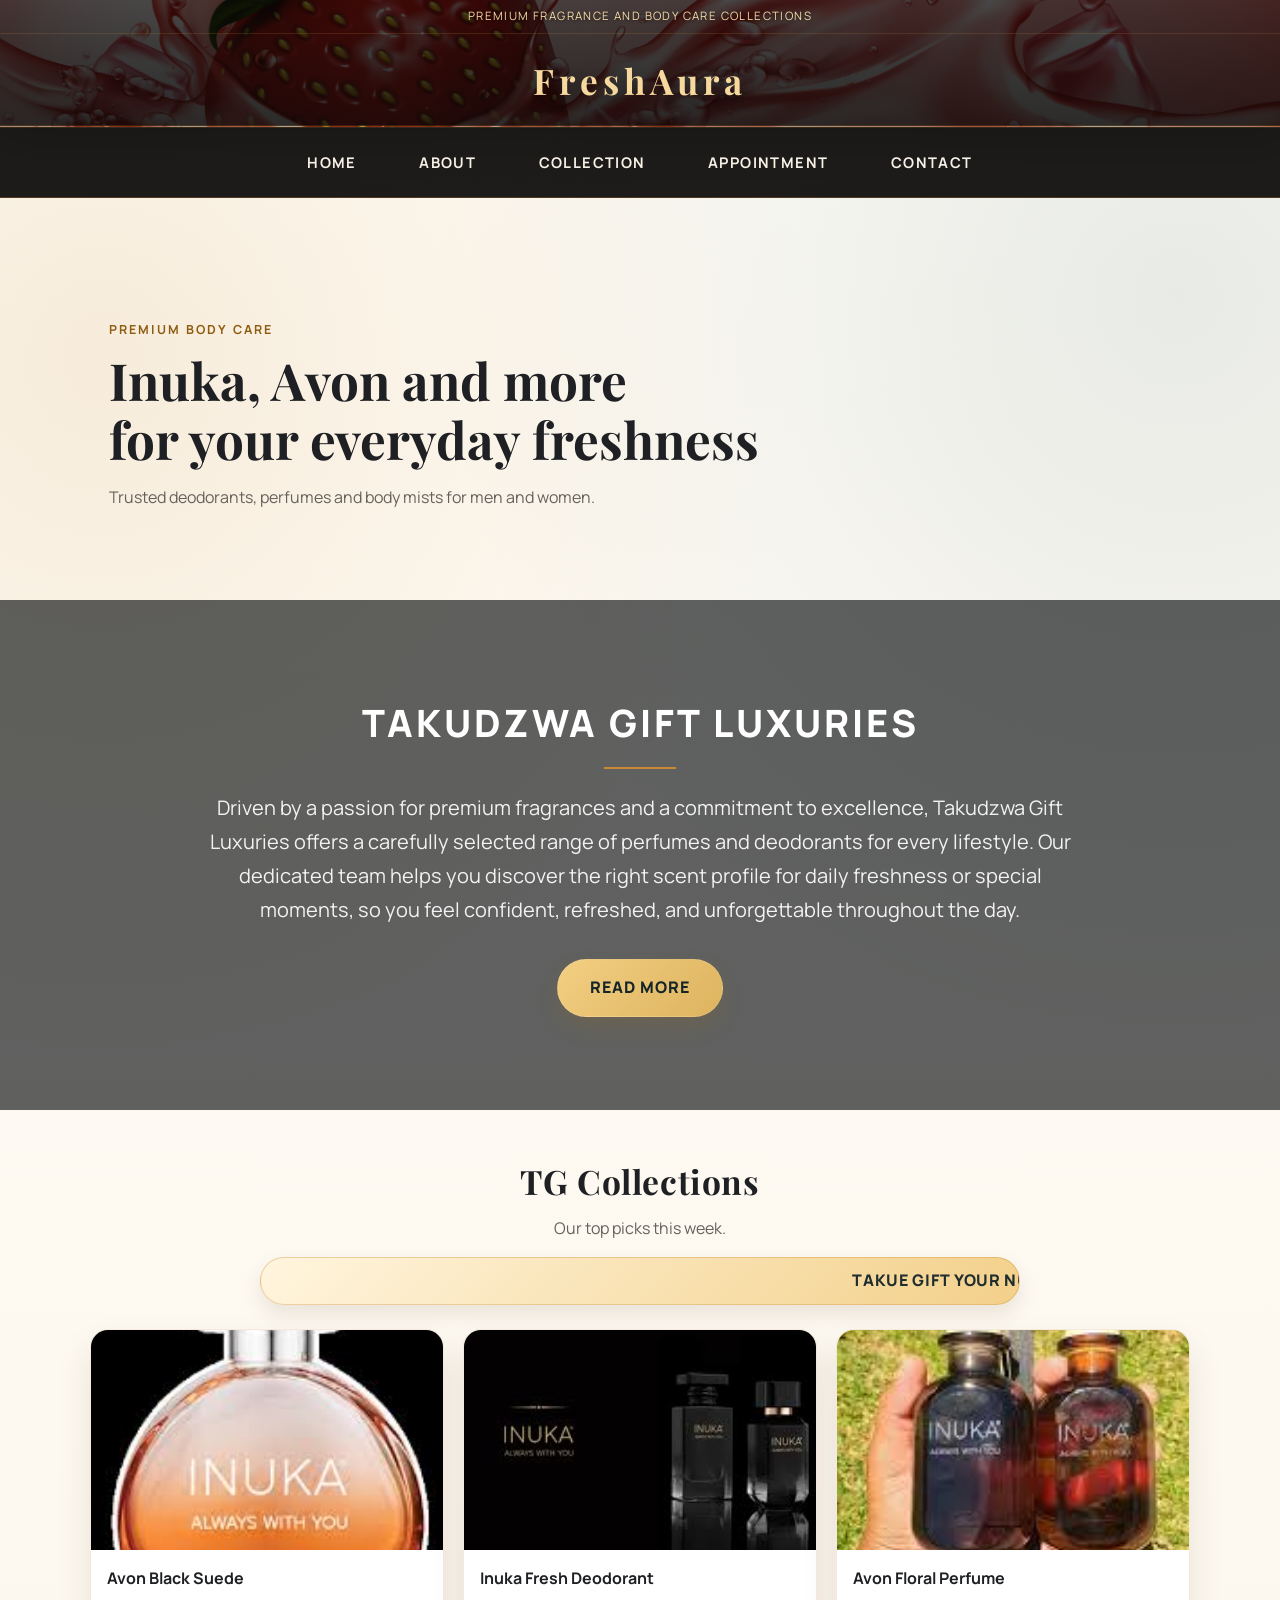
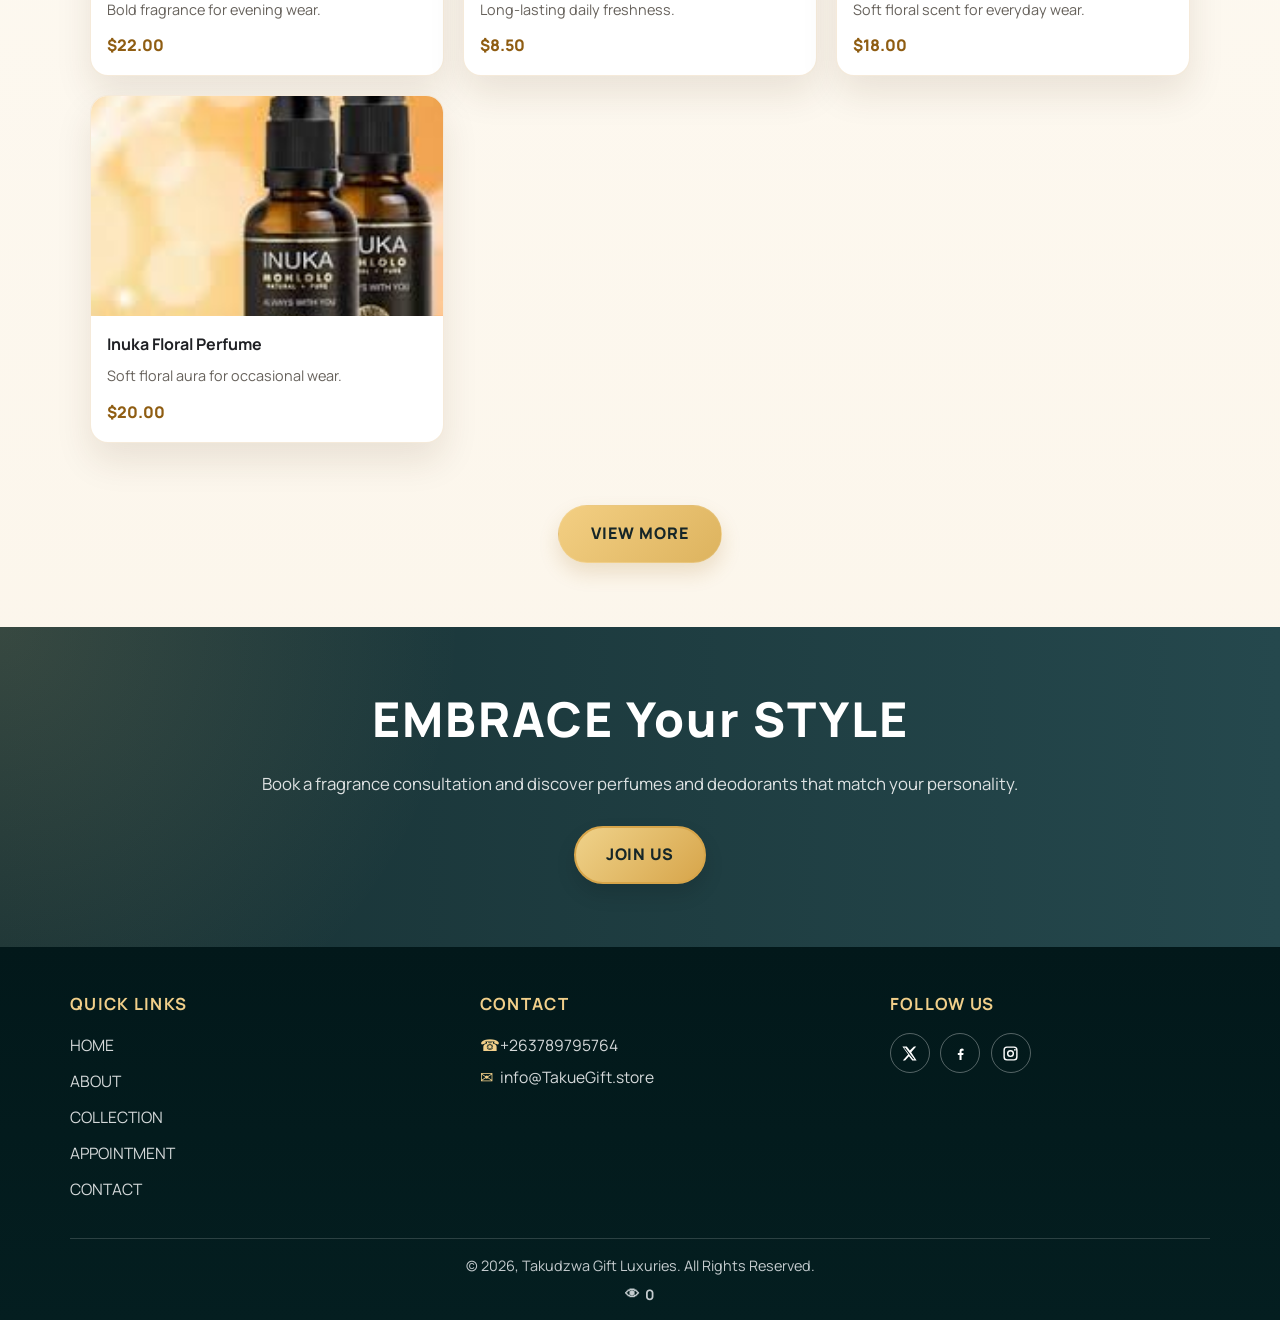
<file: index.html>
<!DOCTYPE html>
<html lang="en">
<head>
  <meta charset="UTF-8">
  <meta name="viewport" content="width=device-width, initial-scale=1.0">
  <meta http-equiv="Cache-Control" content="no-cache, no-store, must-revalidate">
  <meta http-equiv="Pragma" content="no-cache">
  <meta http-equiv="Expires" content="0">
  <title>FreshAura | Deodorants & Perfumes</title>
  <link rel="preconnect" href="https://fonts.googleapis.com">
  <link rel="preconnect" href="https://fonts.gstatic.com" crossorigin>
  <link href="https://fonts.googleapis.com/css2?family=Manrope:wght@400;500;700;800&family=Playfair+Display:wght@600;700&display=swap" rel="stylesheet">
  <link rel="icon" type="image/svg+xml" href="favicon.svg?v=20260402-1">
  <link rel="stylesheet" href="style.css?v=20260402-3">
</head>
<body>
  <header class="site-header home-top-header">
    <div class="top-strip">
      <p>Premium Fragrance and Body Care Collections</p>
    </div>

    <div class="brand-row">
      <div class="brand-mark">FreshAura</div>
      <button class="menu-toggle home-menu-toggle" id="homeMenuToggle" type="button" aria-controls="homeNav" aria-expanded="false" aria-label="Toggle navigation">☰</button>
    </div>
  </header>

  <nav class="menu-nav" id="homeNav" aria-label="Main navigation">
    <a href="#home">HOME</a>
    <a href="about.html">ABOUT</a>
    <a href="#collection">COLLECTION</a>
    <a href="#appointment">APPOINTMENT</a>
    <a href="#contact">CONTACT</a>
  </nav>

  <header id="home" class="hero">
    <div class="hero-content">
      <p class="eyebrow">Premium Body Care</p>
      <h1>Inuka, Avon and more<br>for your everyday freshness</h1>
      <p class="subtitle">Trusted deodorants, perfumes and body mists for men and women.</p>
    </div>
  </header>

  <main>
    <section id="about" class="story-section">
      <div class="story-content">
        <h2>TAKUDZWA GIFT LUXURIES</h2>
        <p>
          Driven by a passion for premium fragrances and a commitment to excellence, Takudzwa Gift Luxuries
          offers a carefully selected range of perfumes and deodorants for every lifestyle. Our dedicated team
          helps you discover the right scent profile for daily freshness or special moments, so you feel
          confident, refreshed, and unforgettable throughout the day.
        </p>
        <a class="read-more-btn" href="about.html">READ MORE</a>
      </div>
    </section>

    <section id="collection" class="products-section">
      <div class="section-head">
        <h2>TG Collections</h2>
        <p>Our top picks this week.</p>
        <div class="motion-ad" role="note" aria-label="Advertisement banner">
          <p>Takue Gift your number one evon/inuka plug</p>
        </div>
      </div>

      <div class="product-grid">
        <article class="product-card">
          <img src="images/products/images (1).jfif" alt="Avon Black Suede">
          <div class="card-body">
            <h3>Avon Black Suede</h3>
            <p>Bold fragrance for evening wear.</p>
            <span class="price">$22.00</span>
          </div>

        </article>

        <article class="product-card">
          <img src="images/products/images (2).jfif" alt="Inuka Fresh Deodorant">
          <div class="card-body">
            <h3>Inuka Fresh Deodorant</h3>
            <p>Long-lasting daily freshness.</p>
            <span class="price">$8.50</span>
          </div>

        </article>

        <article class="product-card">
          <img src="images/products/images (3).jfif" alt="Avon Floral Perfume">
          <div class="card-body">
            <h3>Avon Floral Perfume</h3>
            <p>Soft floral scent for everyday wear.</p>
            <span class="price">$18.00</span>
          </div>

        </article>

        </article>

        <article class="product-card">
          <img src="images/products/images (4).jfif" alt="Inuka Floral Perfume">
          <div class="card-body">
            <h3>Inuka Floral Perfume</h3>
            <p>Soft floral aura for occasional wear.</p>
            <span class="price">$20.00</span>
          </div>

        </article>
      </div>

      <div class="products-actions">
        <a class="read-more-btn" href="products.html">VIEW MORE</a>
      </div>
    </section>
  </main>

  <section id="appointment" class="cta-band">
    <div class="cta-band-content">
      <h2>EMBRACE Your STYLE</h2>
      <p>Book a fragrance consultation and discover perfumes and deodorants that match your personality.</p>
      <button class="cta-outline-btn join-popup-trigger" type="button">JOIN US</button>
    </div>
  </section>

  <div id="joinPopupOverlay" class="order-popup-overlay" aria-hidden="true">
    <div class="order-popup" role="dialog" aria-modal="true" aria-labelledby="joinPopupTitle">
      <h3 id="joinPopupTitle">Choose WhatsApp Action</h3>
      <p>Select one of the options below.</p>
      <div class="order-popup-links">
        <a href="https://wa.me/qr/Y5WQRJIFDRIIC1" target="_blank" rel="noopener noreferrer">contact supplier</a>
        <a href="https://chat.whatsapp.com/E3dGO2lYv5vCkooFUIZMKj?mode=gi_t" target="_blank" rel="noopener noreferrer">join groups</a>
      </div>
      <button id="joinPopupClose" class="order-popup-close" type="button">Close</button>
    </div>
  </div>

  <footer id="contact" class="site-footer">

    <div class="footer-grid">
      <div>
        <h3>QUICK LINKS</h3>
        <ul class="footer-links">
          <li><a href="#home">HOME</a></li>
          <li><a href="#about">ABOUT</a></li>
          <li><a href="#collection">COLLECTION</a></li>
          <li><a href="#appointment">APPOINTMENT</a></li>
          <li><a href="#contact">CONTACT</a></li>
        </ul>
      </div>

      <div>
        <h3>CONTACT</h3>
        <p class="footer-contact"><span class="icon-inline" aria-hidden="true">☎</span> +263789795764</p>
        <p class="footer-contact"><span class="icon-inline" aria-hidden="true">✉</span> info@TakueGift.store</p>
      </div>

      <div>
        <h3>FOLLOW US</h3>
        <div class="social-links">
          <a href="#" aria-label="Twitter">
            <svg viewBox="0 0 24 24" aria-hidden="true"><path d="M18.244 2H21.5l-7.11 8.12L22 22h-6.04l-4.73-6.2L5.8 22H2.54l7.6-8.7L2 2h6.2l4.27 5.64L18.244 2Zm-1.06 18h1.68L6.1 3.9H4.3L17.184 20Z"/></svg>
          </a>
          <a href="#" aria-label="Facebook">
            <svg viewBox="0 0 24 24" aria-hidden="true"><path d="M13.5 21v-7h2.4l.36-2.8H13.5V9.42c0-.81.23-1.36 1.38-1.36h1.47V5.54A19.4 19.4 0 0 0 14.2 5c-2.13 0-3.58 1.3-3.58 3.68v2.52H8.2V14h2.42v7h2.88Z"/></svg>
          </a>
          <a href="#" aria-label="Instagram">
            <svg viewBox="0 0 24 24" aria-hidden="true"><path d="M7 2h10a5 5 0 0 1 5 5v10a5 5 0 0 1-5 5H7a5 5 0 0 1-5-5V7a5 5 0 0 1 5-5Zm0 2a3 3 0 0 0-3 3v10a3 3 0 0 0 3 3h10a3 3 0 0 0 3-3V7a3 3 0 0 0-3-3H7Zm11.25 1.5a1.25 1.25 0 1 1 0 2.5 1.25 1.25 0 0 1 0-2.5ZM12 7a5 5 0 1 1 0 10 5 5 0 0 1 0-10Zm0 2a3 3 0 1 0 0 6 3 3 0 0 0 0-6Z"/></svg>
          </a>
        </div>
      </div>
    </div>

    <div class="footer-bottom">
      <p>&copy; 2026, Takudzwa Gift Luxuries. All Rights Reserved.</p>
      <p class="visitor-counter"><span class="visitor-counter-icon" aria-hidden="true">&#128065;</span> <span id="visitorCount">Loading...</span></p>
    </div>
  </footer>

  <script src="visitor-counter.js?v=20260407-1"></script>
  <script>
    const joinPopupOverlay = document.getElementById("joinPopupOverlay");
    const joinPopupClose = document.getElementById("joinPopupClose");
    const joinPopupTriggers = document.querySelectorAll(".join-popup-trigger");
    const homeHeader = document.querySelector(".site-header");
    const homeMenuToggle = document.getElementById("homeMenuToggle");
    const homeNav = document.getElementById("homeNav");

    function syncHomeHeaderState() {
      const isMobile = window.matchMedia("(max-width: 600px)").matches;
      const shouldCollapse = isMobile && window.scrollY > 24;

      homeHeader.classList.toggle("is-collapsed", shouldCollapse);
      homeMenuToggle.setAttribute("aria-expanded", String(homeNav.classList.contains("is-open")));

      if (!isMobile) {
        homeNav.classList.remove("is-open");
        homeHeader.classList.remove("is-collapsed");
        homeMenuToggle.setAttribute("aria-expanded", "false");
      } else if (!shouldCollapse) {
        homeNav.classList.remove("is-open");
        homeMenuToggle.setAttribute("aria-expanded", "false");
      }
    }

    function openJoinPopup() {
      joinPopupOverlay.classList.add("active");
      joinPopupOverlay.setAttribute("aria-hidden", "false");
      document.body.style.overflow = "hidden";
    }

    function closeJoinPopup() {
      joinPopupOverlay.classList.remove("active");
      joinPopupOverlay.setAttribute("aria-hidden", "true");
      document.body.style.overflow = "";
    }

    joinPopupTriggers.forEach((trigger) => {
      trigger.addEventListener("click", openJoinPopup);
    });

    homeMenuToggle.addEventListener("click", () => {
      const isOpen = homeNav.classList.toggle("is-open");
      homeMenuToggle.setAttribute("aria-expanded", String(isOpen));
    });

    homeNav.querySelectorAll("a").forEach((link) => {
      link.addEventListener("click", () => {
        homeNav.classList.remove("is-open");
        homeMenuToggle.setAttribute("aria-expanded", "false");
      });
    });

    joinPopupClose.addEventListener("click", closeJoinPopup);

    joinPopupOverlay.addEventListener("click", (event) => {
      if (event.target === joinPopupOverlay) {
        closeJoinPopup();
      }
    });

    document.addEventListener("keydown", (event) => {
      if (event.key === "Escape" && joinPopupOverlay.classList.contains("active")) {
        closeJoinPopup();
      }
    });

    window.addEventListener("scroll", syncHomeHeaderState, { passive: true });
    window.addEventListener("resize", syncHomeHeaderState);
    syncHomeHeaderState();
  </script>

</body>
</html>
</file>
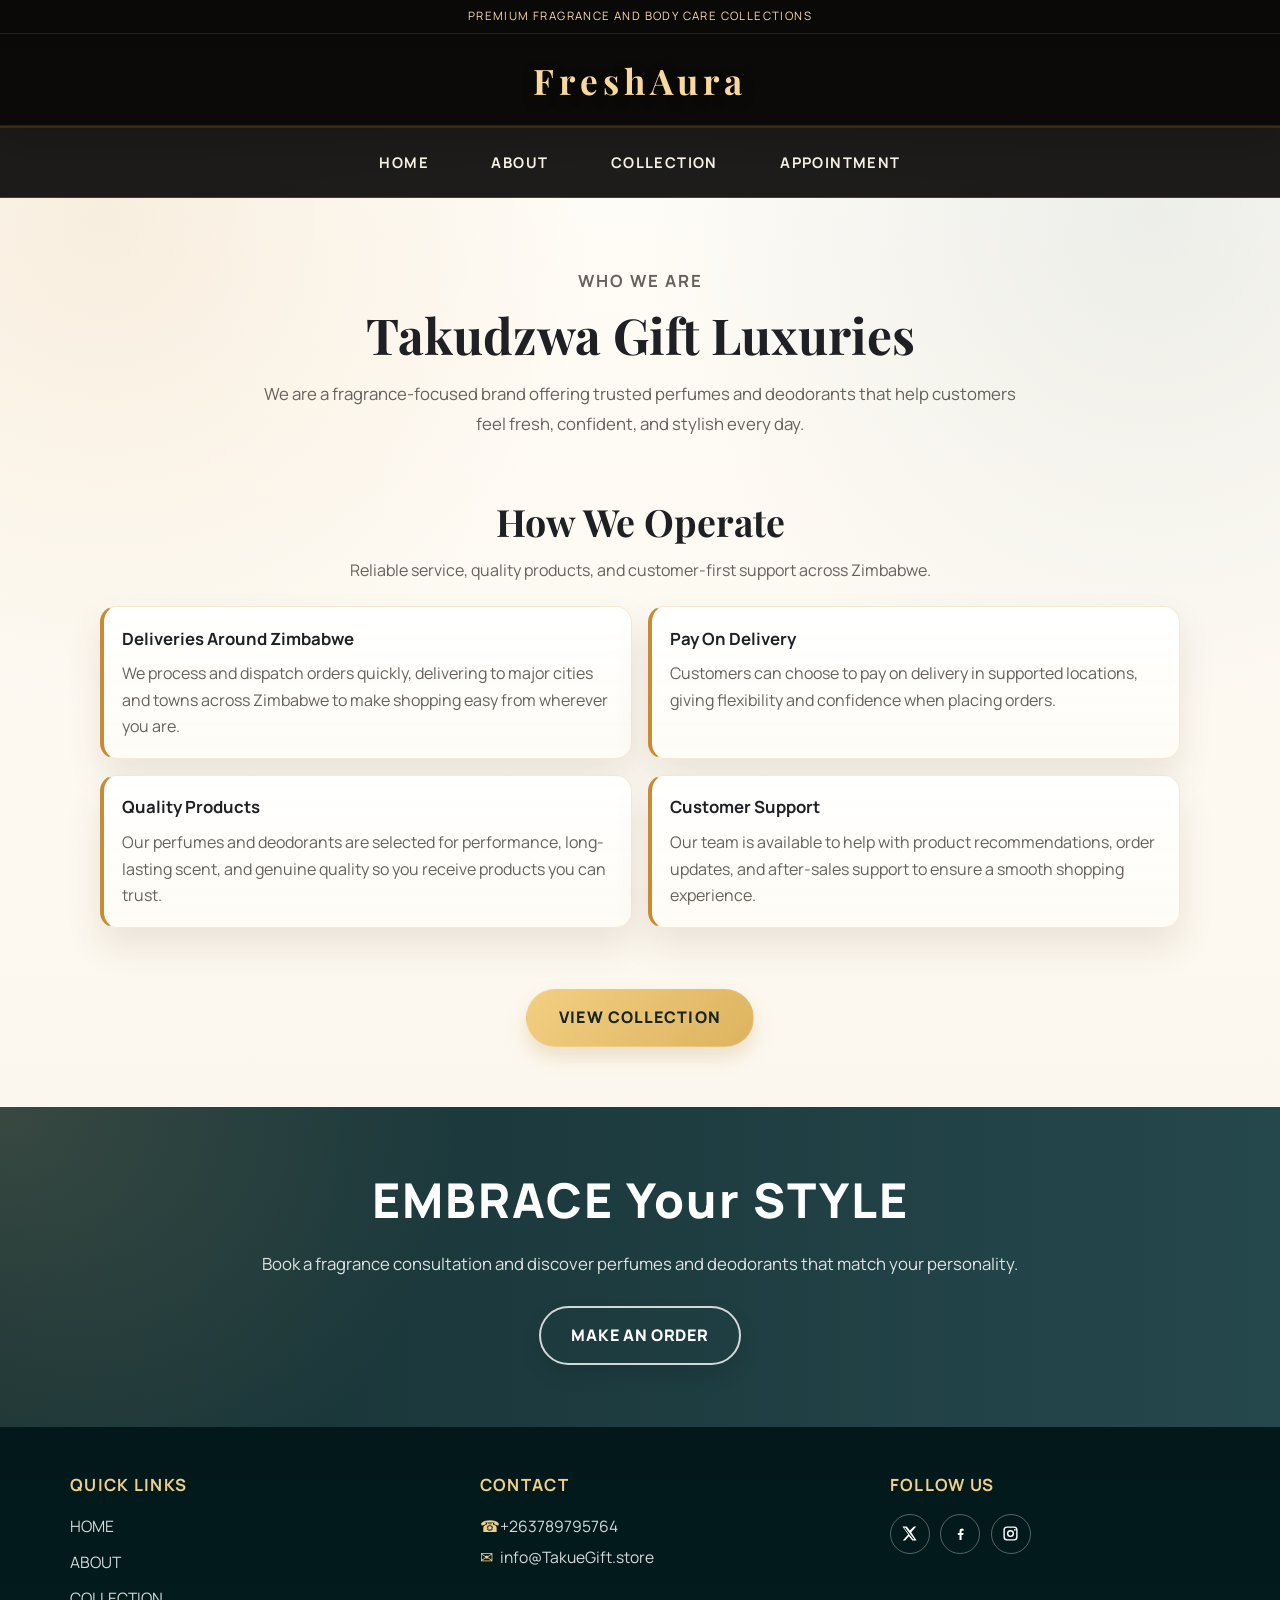
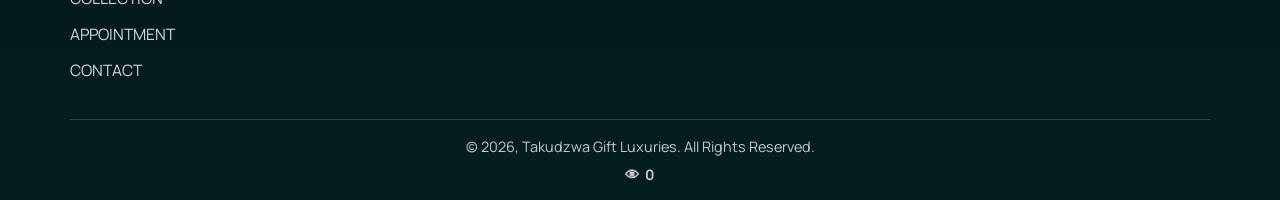
<file: about.html>
<!DOCTYPE html>
<html lang="en">
<head>
  <meta charset="UTF-8">
  <meta name="viewport" content="width=device-width, initial-scale=1.0">
  <title>About | Takudzwa Gift Luxuries</title>
  <link rel="preconnect" href="https://fonts.googleapis.com">
  <link rel="preconnect" href="https://fonts.gstatic.com" crossorigin>
  <link href="https://fonts.googleapis.com/css2?family=Manrope:wght@400;500;700;800&family=Playfair+Display:wght@600;700&display=swap" rel="stylesheet">
  <link rel="icon" type="image/svg+xml" href="favicon.svg?v=20260402-1">
  <link rel="stylesheet" href="style.css">
</head>
<body class="about-page">
  <header class="site-header">
    <div class="top-strip">
      <p>Premium Fragrance and Body Care Collections</p>
    </div>

    <div class="brand-row">
      <div class="brand-mark">FreshAura</div>
    </div>
  </header>

  <nav class="menu-nav" aria-label="Main navigation">
    <meta http-equiv="Cache-Control" content="no-cache, no-store, must-revalidate">
    <meta http-equiv="Pragma" content="no-cache">
    <meta http-equiv="Expires" content="0">
    <a href="index.html#home">HOME</a>
    <a href="about.html">ABOUT</a>
    <a href="products.html">COLLECTION</a>
    <a href="index.html#appointment">APPOINTMENT</a>
    <link rel="stylesheet" href="style.css?v=20260402-2">
  </nav>

  <main>
    <section class="about-hero">
      <div class="about-hero-content">
        <p class="eyebrow">Who We Are</p>
        <h1>Takudzwa Gift Luxuries</h1>
        <p>
          We are a fragrance-focused brand offering trusted perfumes and deodorants that help customers feel
          fresh, confident, and stylish every day.
        </p>
      </div>
    </section>

    <section class="operations-section">
      <div class="operations-head">
        <h2>How We Operate</h2>
        <p>Reliable service, quality products, and customer-first support across Zimbabwe.</p>
      </div>

      <div class="operations-grid">
        <article class="operation-card">
          <h3>Deliveries Around Zimbabwe</h3>
          <p>
            We process and dispatch orders quickly, delivering to major cities and towns across Zimbabwe to make
            shopping easy from wherever you are.
          </p>
        </article>

        <article class="operation-card">
          <h3>Pay On Delivery</h3>
          <p>
            Customers can choose to pay on delivery in supported locations, giving flexibility and confidence
            when placing orders.
          </p>
        </article>

        <article class="operation-card">
          <h3>Quality Products</h3>
          <p>
            Our perfumes and deodorants are selected for performance, long-lasting scent, and genuine quality so
            you receive products you can trust.
          </p>
        </article>

        <article class="operation-card">
          <h3>Customer Support</h3>
          <p>
            Our team is available to help with product recommendations, order updates, and after-sales support to
            ensure a smooth shopping experience.
          </p>
        </article>
      </div>

      <div class="about-actions">
        <a class="read-more-btn" href="products.html">VIEW COLLECTION</a>
      </div>
    </section>
  </main>

  <section class="cta-band">
    <div class="cta-band-content">
      <h2>EMBRACE Your STYLE</h2>
      <p>Book a fragrance consultation and discover perfumes and deodorants that match your personality.</p>
      <a class="cta-outline-btn" href="order.html">MAKE AN ORDER</a>
    </div>
  </section>

  <footer class="site-footer">
    <div class="footer-grid">
      <div>
        <h3>QUICK LINKS</h3>
        <ul class="footer-links">
          <li><a href="index.html#home">HOME</a></li>
          <li><a href="about.html">ABOUT</a></li>
          <li><a href="products.html">COLLECTION</a></li>
          <li><a href="index.html#appointment">APPOINTMENT</a></li>
          <li><a href="index.html#contact">CONTACT</a></li>
        </ul>
      </div>

      <div>
        <h3>CONTACT</h3>
        <p class="footer-contact"><span class="icon-inline" aria-hidden="true">☎</span> +263789795764</p>
        <p class="footer-contact"><span class="icon-inline" aria-hidden="true">✉</span> info@TakueGift.store</p>
      </div>

      <div>
        <h3>FOLLOW US</h3>
        <div class="social-links">
          <a href="#" aria-label="Twitter">
            <svg viewBox="0 0 24 24" aria-hidden="true"><path d="M18.244 2H21.5l-7.11 8.12L22 22h-6.04l-4.73-6.2L5.8 22H2.54l7.6-8.7L2 2h6.2l4.27 5.64L18.244 2Zm-1.06 18h1.68L6.1 3.9H4.3L17.184 20Z"/></svg>
          </a>
          <a href="#" aria-label="Facebook">
            <svg viewBox="0 0 24 24" aria-hidden="true"><path d="M13.5 21v-7h2.4l.36-2.8H13.5V9.42c0-.81.23-1.36 1.38-1.36h1.47V5.54A19.4 19.4 0 0 0 14.2 5c-2.13 0-3.58 1.3-3.58 3.68v2.52H8.2V14h2.42v7h2.88Z"/></svg>
          </a>
          <a href="#" aria-label="Instagram">
            <svg viewBox="0 0 24 24" aria-hidden="true"><path d="M7 2h10a5 5 0 0 1 5 5v10a5 5 0 0 1-5 5H7a5 5 0 0 1-5-5V7a5 5 0 0 1 5-5Zm0 2a3 3 0 0 0-3 3v10a3 3 0 0 0 3 3h10a3 3 0 0 0 3-3V7a3 3 0 0 0-3-3H7Zm11.25 1.5a1.25 1.25 0 1 1 0 2.5 1.25 1.25 0 0 1 0-2.5ZM12 7a5 5 0 1 1 0 10 5 5 0 0 1 0-10Zm0 2a3 3 0 1 0 0 6 3 3 0 0 0 0-6Z"/></svg>
          </a>
        </div>
      </div>
    </div>

    <div class="footer-bottom">
      <p>&copy; 2026, Takudzwa Gift Luxuries. All Rights Reserved.</p>
      <p class="visitor-counter"><span class="visitor-counter-icon" aria-hidden="true">&#128065;</span> <span id="visitorCount">Loading...</span></p>
    </div>
  </footer>

  <script src="visitor-counter.js?v=20260407-1"></script>
</body>
</html>
</file>
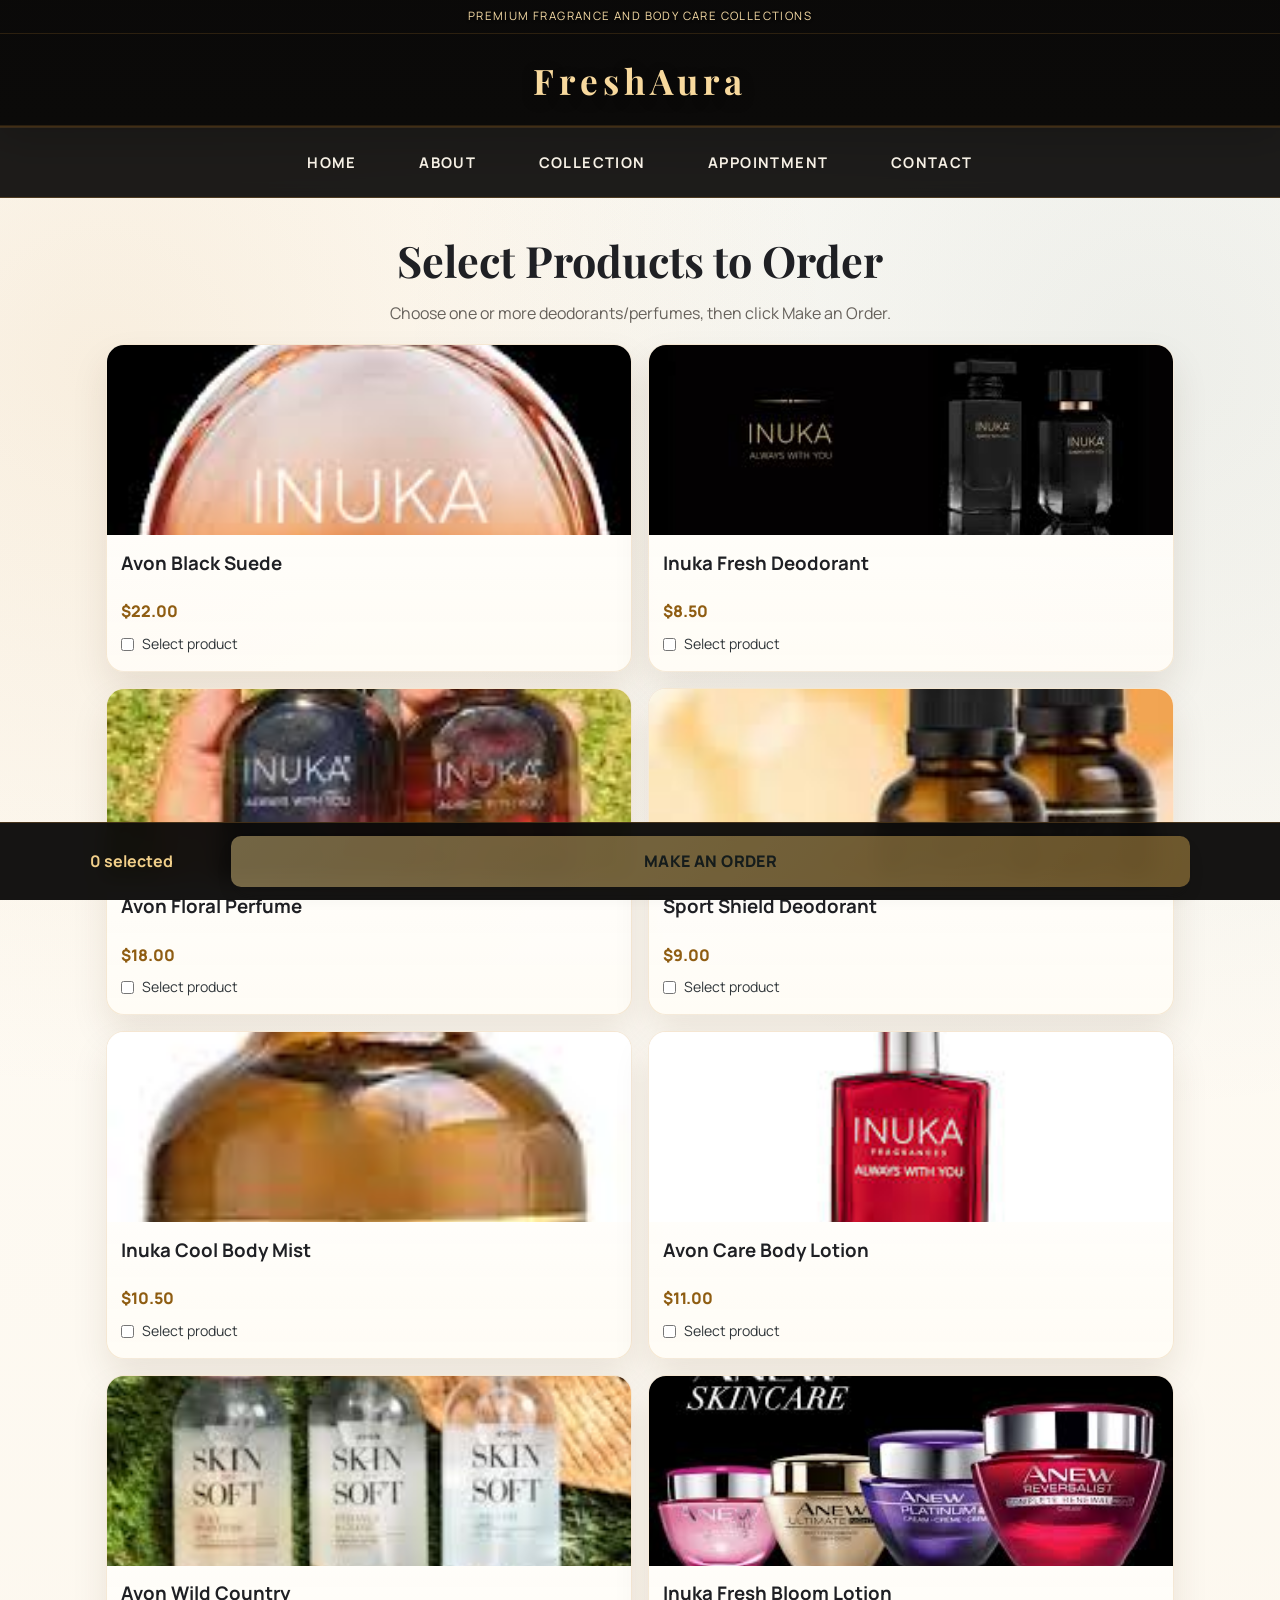
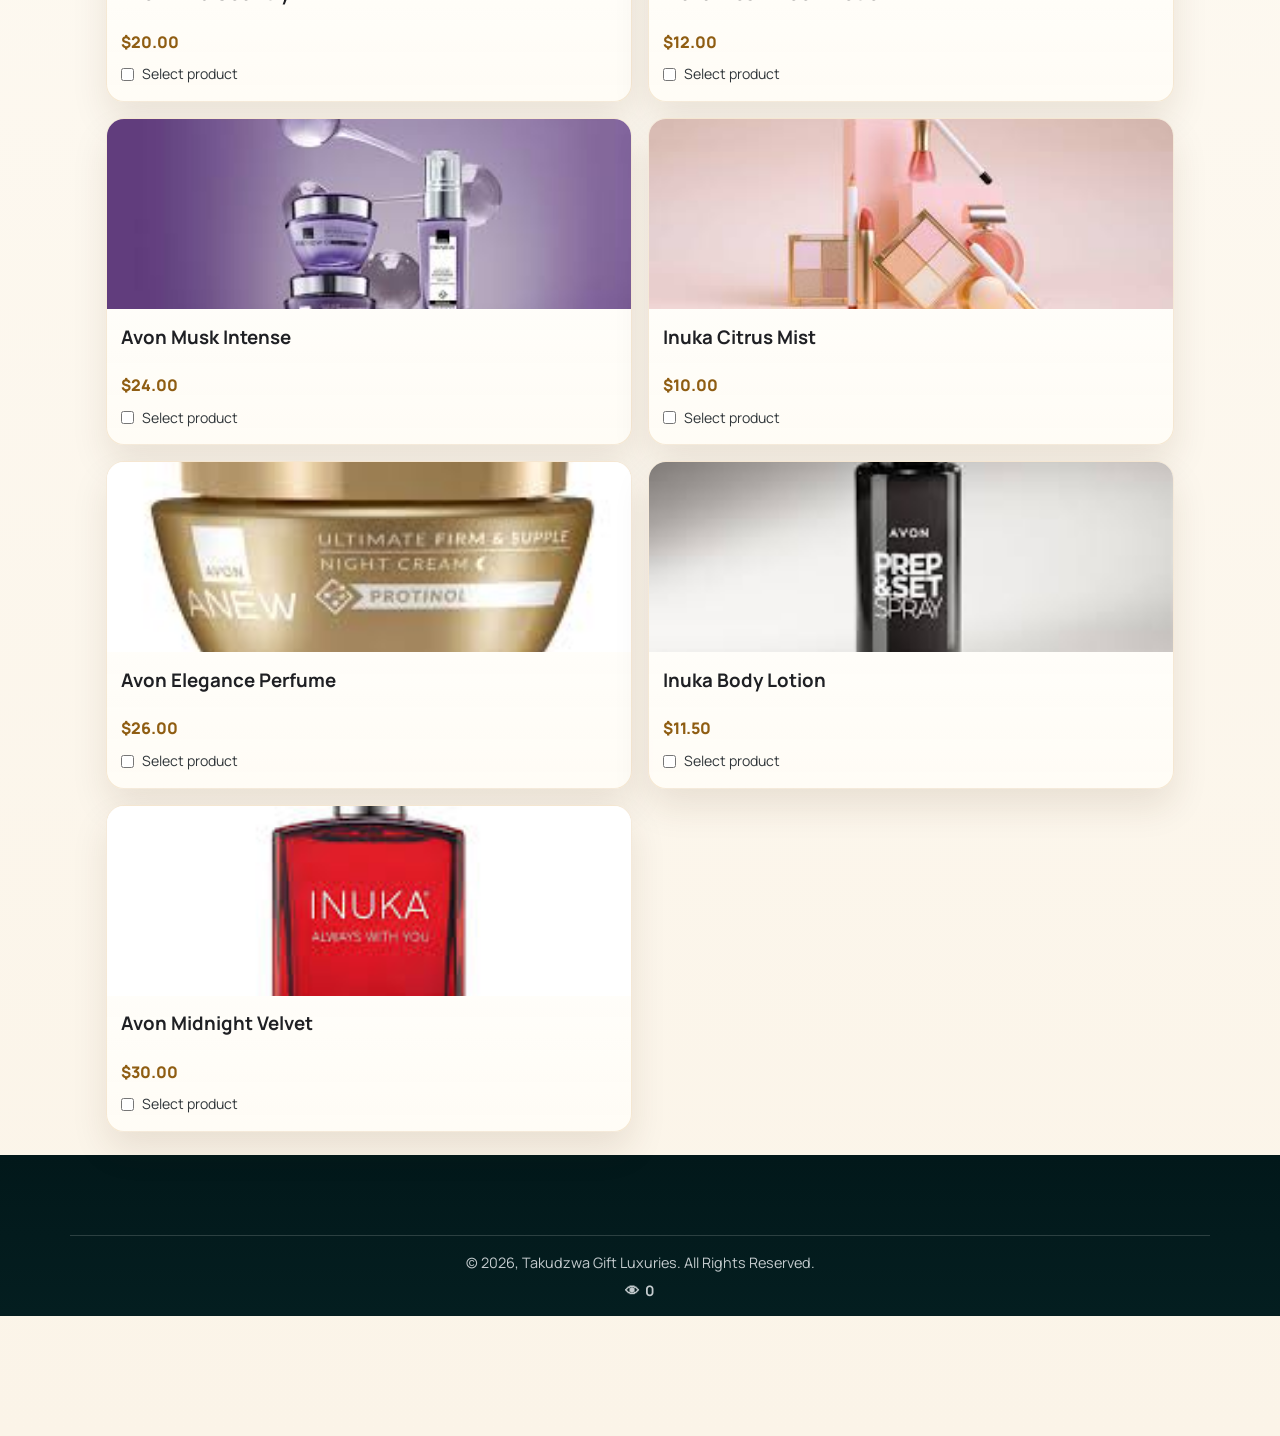
<file: order.html>
<!DOCTYPE html>
<html lang="en">
<head>
  <meta charset="UTF-8">
  <meta name="viewport" content="width=device-width, initial-scale=1.0">
  <meta http-equiv="Cache-Control" content="no-cache, no-store, must-revalidate">
  <meta http-equiv="Pragma" content="no-cache">
  <meta http-equiv="Expires" content="0">
  <title>Make an Order | FreshAura</title>
  <link rel="preconnect" href="https://fonts.googleapis.com">
  <link rel="preconnect" href="https://fonts.gstatic.com" crossorigin>
  <link href="https://fonts.googleapis.com/css2?family=Manrope:wght@400;500;700;800&family=Playfair+Display:wght@600;700&display=swap" rel="stylesheet">
  <link rel="icon" type="image/svg+xml" href="favicon.svg?v=20260402-1">
  <link rel="stylesheet" href="style.css?v=20260402-2">
  <style>
    .order-page {
      padding-bottom: 120px;
      background:
        radial-gradient(circle at 8% 12%, rgba(201, 138, 52, 0.12), transparent 25%),
        radial-gradient(circle at 90% 12%, rgba(33, 77, 82, 0.08), transparent 26%),
        linear-gradient(180deg, #fffdf8 0%, #fbf4e8 100%);
    }

    .order-head {
      max-width: 1100px;
      margin: 1.7rem auto 0;
      text-align: center;
      padding: 0 1rem;
    }

    .order-head h1 {
      font-family: "Playfair Display", serif;
      font-size: clamp(1.7rem, 4vw, 2.7rem);
    }

    .order-head p {
      color: var(--muted);
      margin-top: 0.4rem;
    }

    .order-grid {
      max-width: 1100px;
      margin: 1.1rem auto 1.4rem;
      padding: 0 1rem;
      display: grid;
      grid-template-columns: repeat(2, minmax(0, 1fr));
      gap: 1rem;
    }

    .order-card {
      background: linear-gradient(180deg, rgba(255, 255, 255, 0.96), rgba(255, 252, 246, 0.92));
      border: 1px solid rgba(201, 138, 52, 0.18);
      border-radius: 18px;
      overflow: hidden;
      box-shadow: 0 18px 36px rgba(68, 43, 13, 0.10);
      transition: border-color 0.2s ease, transform 0.2s ease, box-shadow 0.2s ease;
      cursor: pointer;
    }

    .order-card:hover {
      transform: translateY(-4px);
      box-shadow: 0 22px 42px rgba(68, 43, 13, 0.14);
    }

    .order-card.selected {
      border-color: var(--brand);
      box-shadow: 0 0 0 2px rgba(201, 138, 52, 0.22), 0 18px 36px rgba(68, 43, 13, 0.12);
    }

    .order-card img {
      width: 100%;
      height: 190px;
      object-fit: cover;
      display: block;
    }

    .order-card-body {
      padding: 0.85rem 0.9rem 0.95rem;
    }

    .order-card-title {
      font-weight: 700;
      min-height: 2.4em;
    }

    .order-card-price {
      color: var(--brand-deep);
      font-weight: 800;
      margin-top: 0.35rem;
    }

    .order-check {
      margin-top: 0.5rem;
      display: flex;
      align-items: center;
      gap: 0.45rem;
      font-size: 0.88rem;
      color: #30363a;
    }

    @media (max-width: 640px) {
      .order-grid {
        gap: 0.75rem;
      }

      .order-card img {
        height: 145px;
      }

      .order-card-body {
        padding: 0.7rem 0.75rem 0.8rem;
      }

      .order-card-title {
        font-size: 0.95rem;
      }

      .order-card-price {
        font-size: 0.94rem;
      }

      .order-check {
        font-size: 0.8rem;
      }
    }

    .order-bar {
      position: fixed;
      left: 0;
      right: 0;
      bottom: 0;
      z-index: 1200;
      background: rgba(12, 11, 10, 0.96);
      border-top: 1px solid rgba(201, 138, 52, 0.28);
      padding: 0.8rem 1rem calc(0.8rem + env(safe-area-inset-bottom));
      backdrop-filter: blur(10px);
    }

    .order-bar-wrap {
      max-width: 1100px;
      margin: 0 auto;
      display: flex;
      align-items: center;
      gap: 0.7rem;
      flex-wrap: wrap;
    }

    .order-count {
      color: #f1cf8a;
      font-weight: 700;
      min-width: 130px;
    }

    .order-action,
    .contact-action {
      border: none;
      border-radius: 10px;
      padding: 0.8rem 1rem;
      font-weight: 800;
      letter-spacing: 0.4px;
      cursor: pointer;
      text-decoration: none;
      text-align: center;
    }

    .order-action {
      background: linear-gradient(135deg, #efd28a, #d7a74b);
      color: #162628;
      flex: 1;
      min-width: 210px;
      box-shadow: 0 10px 20px rgba(0, 0, 0, 0.12);
    }

    .order-action:disabled {
      opacity: 0.45;
      cursor: not-allowed;
    }
  </style>
</head>
<body class="order-page">
  <header class="site-header">
    <div class="top-strip">
      <p>Premium Fragrance and Body Care Collections</p>
    </div>

    <div class="brand-row">
      <div class="brand-mark">FreshAura</div>
    </div>
  </header>

  <nav class="menu-nav" aria-label="Main navigation">
    <a href="index.html#home">HOME</a>
    <a href="index.html#about">ABOUT</a>
    <a href="index.html#collection">COLLECTION</a>
    <a href="index.html#appointment">APPOINTMENT</a>
    <a href="index.html#contact">CONTACT</a>
  </nav>

  <main>
    <section class="order-head">
      <h1>Select Products to Order</h1>
      <p>Choose one or more deodorants/perfumes, then click Make an Order.</p>
    </section>

    <section class="order-grid" id="orderGrid" aria-live="polite"></section>
  </main>

  <div class="order-bar">
    <div class="order-bar-wrap">
      <div class="order-count" id="selectedCount">0 selected</div>
      <button class="order-action" id="makeOrderBtn" type="button" disabled>MAKE AN ORDER</button>
    </div>
  </div>

  <footer class="site-footer">
    <div class="footer-bottom">
      <p>&copy; 2026, Takudzwa Gift Luxuries. All Rights Reserved.</p>
      <p class="visitor-counter"><span class="visitor-counter-icon" aria-hidden="true">&#128065;</span> <span id="visitorCount">Loading...</span></p>
    </div>
  </footer>

  <script src="visitor-counter.js?v=20260407-1"></script>
  <script>
    const products = [
      { id: 1, name: "Avon Black Suede", price: "$22.00", image: "images/products/images (1).jfif" },
      { id: 2, name: "Inuka Fresh Deodorant", price: "$8.50", image: "images/products/images (2).jfif" },
      { id: 3, name: "Avon Floral Perfume", price: "$18.00", image: "images/products/images (3).jfif" },
      { id: 4, name: "Sport Shield Deodorant", price: "$9.00", image: "images/products/images (4).jfif" },
      { id: 5, name: "Inuka Cool Body Mist", price: "$10.50", image: "images/products/images (5).jfif" },
      { id: 6, name: "Avon Care Body Lotion", price: "$11.00", image: "images/products/images (6).jfif" },
      { id: 7, name: "Avon Wild Country", price: "$20.00", image: "images/products/images (7).jfif" },
      { id: 8, name: "Inuka Fresh Bloom Lotion", price: "$12.00", image: "images/products/images (8).jfif" },
      { id: 9, name: "Avon Musk Intense", price: "$24.00", image: "images/products/images (9).jfif" },
      { id: 10, name: "Inuka Citrus Mist", price: "$10.00", image: "images/products/images (10).jfif" },
      { id: 11, name: "Avon Elegance Perfume", price: "$26.00", image: "images/products/images (11).jfif" },
      { id: 12, name: "Inuka Body Lotion", price: "$11.50", image: "images/products/images (12).jfif" },
      { id: 13, name: "Avon Midnight Velvet", price: "$30.00", image: "images/products/images (13).jfif" }
    ];

    const selectedProductIds = new Set();
    const orderGrid = document.getElementById("orderGrid");
    const selectedCount = document.getElementById("selectedCount");
    const makeOrderBtn = document.getElementById("makeOrderBtn");
    const whatsappNumber = "263789795764";

    function updateSelectionUI() {
      const count = selectedProductIds.size;
      selectedCount.textContent = `${count} selected`;
      makeOrderBtn.disabled = count === 0;
    }

    function toggleProduct(productId, card, checkbox) {
      if (selectedProductIds.has(productId)) {
        selectedProductIds.delete(productId);
        card.classList.remove("selected");
        checkbox.checked = false;
      } else {
        selectedProductIds.add(productId);
        card.classList.add("selected");
        checkbox.checked = true;
      }

      updateSelectionUI();
    }

    products.forEach((product) => {
      const card = document.createElement("article");
      card.className = "order-card";

      card.innerHTML = `
        <img src="${product.image}" alt="${product.name}">
        <div class="order-card-body">
          <h3 class="order-card-title">${product.name}</h3>
          <p class="order-card-price">${product.price}</p>
          <label class="order-check">
            <input type="checkbox" aria-label="Select ${product.name}">
            <span>Select product</span>
          </label>
        </div>
      `;

      const checkbox = card.querySelector("input");

      card.addEventListener("click", (event) => {
        if (event.target.tagName === "INPUT") return;
        toggleProduct(product.id, card, checkbox);
      });

      checkbox.addEventListener("click", (event) => {
        event.stopPropagation();
        toggleProduct(product.id, card, checkbox);
      });

      orderGrid.appendChild(card);
    });

    makeOrderBtn.addEventListener("click", () => {
      if (selectedProductIds.size === 0) return;

      const selectedProducts = products.filter((product) => selectedProductIds.has(product.id));
      const productLines = selectedProducts.map((product) => `- ${product.name} (${product.price})`).join("\n");
      const message = `Hi, I would like to order these deodorants/perfumes:\n\n${productLines}\n\nPlease assist me with payment and delivery details.`;
      const whatsappUrl = `https://wa.me/${whatsappNumber}?text=${encodeURIComponent(message)}`;

      window.open(whatsappUrl, "_blank", "noopener,noreferrer");
    });

    updateSelectionUI();
  </script>
</body>
</html>
</file>
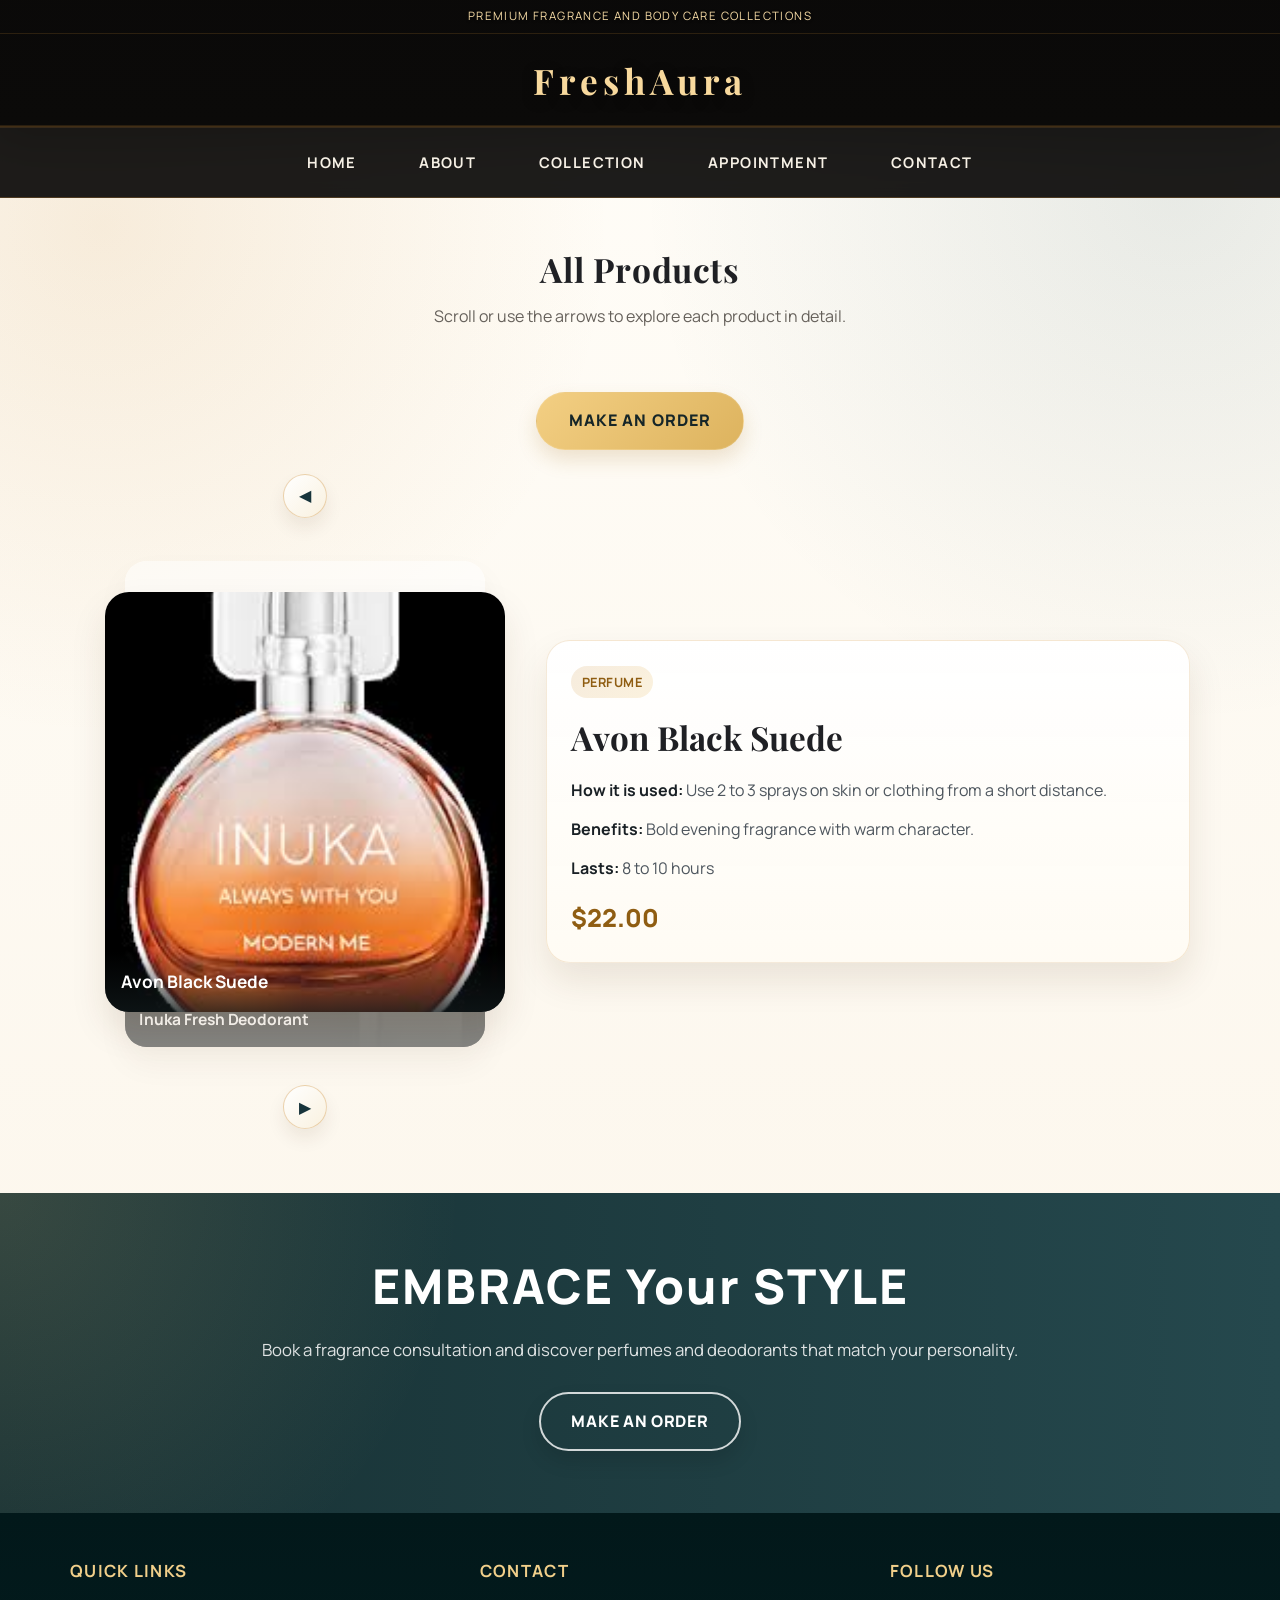
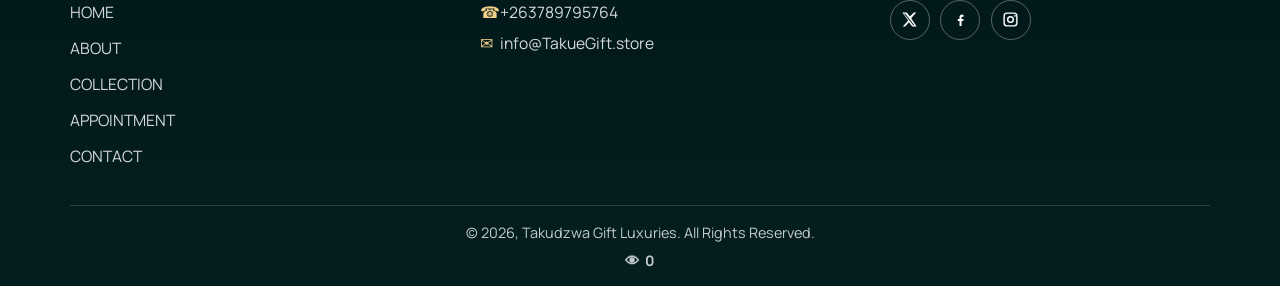
<file: products.html>
<!DOCTYPE html>
<html lang="en">
<head>
  <meta charset="UTF-8">
  <meta name="viewport" content="width=device-width, initial-scale=1.0">
  <meta http-equiv="Cache-Control" content="no-cache, no-store, must-revalidate">
  <meta http-equiv="Pragma" content="no-cache">
  <meta http-equiv="Expires" content="0">
  <title>Collection | Takudzwa Gift Luxuries</title>
  <link rel="preconnect" href="https://fonts.googleapis.com">
  <link rel="preconnect" href="https://fonts.gstatic.com" crossorigin>
  <link href="https://fonts.googleapis.com/css2?family=Manrope:wght@400;500;700;800&family=Playfair+Display:wght@600;700&display=swap" rel="stylesheet">
  <link rel="icon" type="image/svg+xml" href="favicon.svg?v=20260402-1">
  <link rel="stylesheet" href="style.css?v=20260402-2">
</head>
<body>
  <header class="site-header">
    <div class="top-strip">
      <p>Premium Fragrance and Body Care Collections</p>
    </div>

    <div class="brand-row">
      <div class="brand-mark">FreshAura</div>
      <button class="menu-toggle" id="menuToggle" type="button" aria-controls="siteNav" aria-expanded="false" aria-label="Toggle navigation">☰</button>
    </div>
  </header>

  <nav class="menu-nav" id="siteNav" aria-label="Main navigation">
    <a href="index.html#home">HOME</a>
    <a href="index.html#about">ABOUT</a>
    <a href="products.html">COLLECTION</a>
    <a href="index.html#appointment">APPOINTMENT</a>
    <a href="index.html#contact">CONTACT</a>
  </nav>

  <main>
    <section class="products-section all-products-section">
      <div class="section-head">
        <h2>All Products</h2>
        <p>Scroll or use the arrows to explore each product in detail.</p>
        <div class="products-actions">
          <a class="read-more-btn" href="order.html">MAKE AN ORDER</a>
        </div>
      </div>

      <div class="product-showcase" id="product-showcase">
        <div class="showcase-left">
          <button class="showcase-arrow up" id="showcase-up" aria-label="Previous product">&#9664;</button>

          <div class="showcase-stack">
            <article class="showcase-card prev" id="card-prev" aria-hidden="true"></article>
            <article class="showcase-card active" id="card-active"></article>
            <article class="showcase-card next" id="card-next" aria-hidden="true"></article>
          </div>

          <button class="showcase-arrow down" id="showcase-down" aria-label="Next product">&#9654;</button>
        </div>

        <aside class="showcase-right" id="product-details" aria-live="polite">
          <span class="product-tag" id="detail-category"></span>
          <h3 id="detail-name"></h3>
          <p class="detail-block"><strong>How it is used:</strong> <span id="detail-usage"></span></p>
          <p class="detail-block"><strong>Benefits:</strong> <span id="detail-benefits"></span></p>
          <p class="detail-block"><strong>Lasts:</strong> <span id="detail-duration"></span></p>
          <p class="detail-price" id="detail-price"></p>
        </aside>
      </div>
    </section>
  </main>

  <section class="cta-band">
    <div class="cta-band-content">
      <h2>EMBRACE Your STYLE</h2>
      <p>Book a fragrance consultation and discover perfumes and deodorants that match your personality.</p>
      <a class="cta-outline-btn" href="order.html">MAKE AN ORDER</a>
    </div>
  </section>

  <footer class="site-footer">
    <div class="footer-grid">
      <div>
        <h3>QUICK LINKS</h3>
        <ul class="footer-links">
          <li><a href="index.html#home">HOME</a></li>
          <li><a href="index.html#about">ABOUT</a></li>
          <li><a href="products.html">COLLECTION</a></li>
          <li><a href="index.html#appointment">APPOINTMENT</a></li>
          <li><a href="index.html#contact">CONTACT</a></li>
        </ul>
      </div>

      <div>
        <h3>CONTACT</h3>
        <p class="footer-contact"><span class="icon-inline" aria-hidden="true">☎</span> +263789795764</p>
        <p class="footer-contact"><span class="icon-inline" aria-hidden="true">✉</span> info@TakueGift.store</p>
      </div>

      <div>
        <h3>FOLLOW US</h3>
        <div class="social-links">
          <a href="#" aria-label="Twitter">
            <svg viewBox="0 0 24 24" aria-hidden="true"><path d="M18.244 2H21.5l-7.11 8.12L22 22h-6.04l-4.73-6.2L5.8 22H2.54l7.6-8.7L2 2h6.2l4.27 5.64L18.244 2Zm-1.06 18h1.68L6.1 3.9H4.3L17.184 20Z"/></svg>
          </a>
          <a href="#" aria-label="Facebook">
            <svg viewBox="0 0 24 24" aria-hidden="true"><path d="M13.5 21v-7h2.4l.36-2.8H13.5V9.42c0-.81.23-1.36 1.38-1.36h1.47V5.54A19.4 19.4 0 0 0 14.2 5c-2.13 0-3.58 1.3-3.58 3.68v2.52H8.2V14h2.42v7h2.88Z"/></svg>
          </a>
          <a href="#" aria-label="Instagram">
            <svg viewBox="0 0 24 24" aria-hidden="true"><path d="M7 2h10a5 5 0 0 1 5 5v10a5 5 0 0 1-5 5H7a5 5 0 0 1-5-5V7a5 5 0 0 1 5-5Zm0 2a3 3 0 0 0-3 3v10a3 3 0 0 0 3 3h10a3 3 0 0 0 3-3V7a3 3 0 0 0-3-3H7Zm11.25 1.5a1.25 1.25 0 1 1 0 2.5 1.25 1.25 0 0 1 0-2.5ZM12 7a5 5 0 1 1 0 10 5 5 0 0 1 0-10Zm0 2a3 3 0 1 0 0 6 3 3 0 0 0 0-6Z"/></svg>
          </a>
        </div>
      </div>
    </div>

    <div class="footer-bottom">
      <p>&copy; 2026, Takudzwa Gift Luxuries. All Rights Reserved.</p>
      <p class="visitor-counter"><span class="visitor-counter-icon" aria-hidden="true">&#128065;</span> <span id="visitorCount">Loading...</span></p>
    </div>
  </footer>

  <script src="visitor-counter.js?v=20260407-1"></script>
  <script src="products.js?v=20260402-1"></script>
</body>
</html>
</file>
<file: style.css>
:root {
  --bg: #fffaf4;
  --surface: rgba(255, 255, 255, 0.86);
  --surface-strong: #ffffff;
  --text: #1f2024;
  --muted: #66615b;
  --brand: #c98a34;
  --brand-soft: #f0cf8a;
  --brand-deep: #8f5d12;
  --accent: #214d52;
  --line: #ead8bf;
  --shadow: 0 18px 36px rgba(68, 43, 13, 0.10);
}

* {
  box-sizing: border-box;
  margin: 0;
  padding: 0;
}

html {
  scroll-behavior: smooth;
}

body {
  font-family: "Manrope", sans-serif;
  color: var(--text);
  background:
    radial-gradient(circle at 8% 12%, rgba(201, 138, 52, 0.14), transparent 25%),
    radial-gradient(circle at 92% 10%, rgba(33, 77, 82, 0.10), transparent 26%),
    linear-gradient(180deg, #fffdf8 0%, #fbf4e8 100%);
  min-height: 100vh;
  line-height: 1.6;
}

button,
a {
  font: inherit;
}

.site-header {
  background: #0c0b0a;
  border-bottom: 1px solid rgba(201, 138, 52, 0.28);
  box-shadow: 0 16px 30px rgba(0, 0, 0, 0.22);
  position: relative;
  isolation: isolate;
  overflow: hidden;
}

.site-header::before {
  content: "";
  position: absolute;
  inset: 0;
  background: linear-gradient(180deg, rgba(7, 6, 6, 0.34) 0%, rgba(10, 9, 8, 0.50) 100%);
  z-index: 1;
}

.site-header > * {
  position: relative;
  z-index: 2;
}

.site-header-video {
  position: absolute;
  inset: 0;
  width: 100%;
  height: 100%;
  object-fit: cover;
  filter: brightness(1.08) saturate(1.15);
  z-index: 0;
  pointer-events: none;
}

.home-top-header {
  background:
    linear-gradient(180deg, rgba(7, 6, 6, 0.34) 0%, rgba(10, 9, 8, 0.5) 100%),
    url("./566.jpg") center/cover no-repeat;
}

.home-top-header::before {
  background: linear-gradient(180deg, rgba(7, 6, 6, 0.6) 0%, rgba(10, 9, 8, 0.72) 100%);
}

.top-strip {
  border-bottom: 1px solid rgba(201, 138, 52, 0.18);
  text-align: center;
  padding: 0.45rem 1rem;
}

.top-strip p {
  color: #f7dca6;
  letter-spacing: 1.4px;
  font-size: 0.72rem;
  text-transform: uppercase;
  text-shadow: 0 1px 3px rgba(0, 0, 0, 0.45);
}

.brand-row {
  padding: 1.2rem 1rem 1rem;
  text-align: center;
  border-bottom: 1px solid rgba(201, 138, 52, 0.16);
}

.menu-toggle {
  display: none;
  align-items: center;
  justify-content: center;
  width: 46px;
  height: 40px;
  border: 1px solid rgba(248, 217, 157, 0.38);
  border-radius: 999px;
  background: rgba(255, 250, 242, 0.08);
  color: #f8d99d;
  font-size: 1.1rem;
  cursor: pointer;
  box-shadow: 0 10px 18px rgba(0, 0, 0, 0.18);
}

.brand-mark {
  font-family: "Playfair Display", serif;
  color: #f8d99d;
  font-size: clamp(1.7rem, 3vw, 2.2rem);
  letter-spacing: 5px;
  font-weight: 700;
  text-shadow: 0 4px 14px rgba(0, 0, 0, 0.36);
}

.menu-nav {
  width: 100%;
  margin: 0;
  display: flex;
  align-items: center;
  justify-content: center;
  gap: clamp(0.9rem, 3vw, 2.4rem);
  padding: 1rem 1rem 1.05rem;
  background: rgba(10, 9, 8, 0.92);
  border-top: 1px solid rgba(201, 138, 52, 0.16);
  border-bottom: 1px solid rgba(201, 138, 52, 0.28);
  position: sticky;
  top: 0;
  z-index: 1000;
  backdrop-filter: blur(10px);
}

.menu-nav a {
  text-decoration: none;
  color: #f7f1e6;
  font-weight: 700;
  letter-spacing: 1.4px;
  font-size: 0.92rem;
  transition: color 0.25s ease, transform 0.25s ease, background 0.25s ease;
  padding: 0.4rem 0.75rem;
  border-radius: 999px;
}

.menu-nav a:hover {
  color: #1f2024;
  background: linear-gradient(135deg, #f3cf83 0%, #ddb35e 100%);
  transform: translateY(-1px);
}

.hero {
  padding: 2.6rem 1.4rem 3.6rem;
}

.hero-content {
  max-width: 1100px;
  margin: 3rem auto 0;
  padding: 2rem 1.2rem;
}

.eyebrow {
  text-transform: uppercase;
  letter-spacing: 2px;
  color: var(--brand-deep);
  font-weight: 700;
  font-size: 0.78rem;
}

.hero-content h1 {
  margin-top: 0.7rem;
  font-family: "Playfair Display", serif;
  font-size: clamp(1.9rem, 4vw, 3.6rem);
  line-height: 1.15;
}

.subtitle {
  margin-top: 1rem;
  color: var(--muted);
  font-size: 1rem;
  max-width: 650px;
}

.story-section {
  margin: 0 0 1.8rem;
  padding: 5.8rem 1.4rem;
  background:
    linear-gradient(rgba(6, 10, 12, 0.64), rgba(6, 10, 12, 0.64)),
    url("https://images.unsplash.com/photo-1594035910387-fea47794261f?auto=format&fit=crop&w=1800&q=80") center/cover no-repeat;
  animation: storyPan 18s ease-in-out infinite alternate;
}

.story-content {
  max-width: 920px;
  margin: 0 auto;
  text-align: center;
  color: #fff;
}

.story-content h2 {
  font-size: clamp(1.65rem, 4vw, 2.35rem);
  letter-spacing: 3px;
  font-weight: 800;
}

.story-content h2::after {
  content: "";
  display: block;
  width: 72px;
  height: 2px;
  margin: 0.9rem auto 0;
  background: var(--brand);
}

.story-content p {
  margin: 1.35rem auto 0;
  line-height: 1.7;
  max-width: 900px;
  color: #f2f2f2;
  font-size: clamp(0.98rem, 1.7vw, 1.25rem);
}

.read-more-btn {
  display: inline-block;
  margin-top: 2rem;
  padding: 0.95rem 2rem;
  text-decoration: none;
  color: #162628;
  background: linear-gradient(135deg, #f3cf83 0%, #ddb35e 100%);
  border: 1px solid rgba(255, 255, 255, 0.10);
  font-weight: 800;
  letter-spacing: 1.1px;
  border-radius: 999px;
  box-shadow: 0 10px 20px rgba(161, 109, 28, 0.18);
  transition: transform 0.25s ease, box-shadow 0.25s ease, filter 0.25s ease;
}

.read-more-btn:hover {
  filter: brightness(1.03);
  transform: translateY(-1px);
  box-shadow: 0 14px 24px rgba(161, 109, 28, 0.22);
}

@keyframes storyPan {
  from {
    background-position: center, 50% 45%;
  }
  to {
    background-position: center, 50% 55%;
  }
}

.products-section {
  padding: 1rem 1.4rem 4rem;
}

.section-head {
  max-width: 1100px;
  margin: 0 auto 1.5rem;
  text-align: center;
}

.section-head h2 {
  font-size: clamp(1.5rem, 3vw, 2.1rem);
  font-family: "Playfair Display", serif;
  letter-spacing: 0.6px;
}

.section-head p {
  margin-top: 0.45rem;
  color: var(--muted);
}

.motion-ad {
  margin: 1rem auto 0;
  max-width: 760px;
  overflow: hidden;
  border-radius: 999px;
  border: 1px solid rgba(201, 138, 52, 0.34);
  background: linear-gradient(135deg, #fff5de 0%, #f3d08a 100%);
  box-shadow: 0 10px 20px rgba(68, 43, 13, 0.10);
}

.motion-ad p {
  margin: 0;
  white-space: nowrap;
  display: inline-block;
  padding: 0.62rem 0;
  font-weight: 800;
  color: #1f2d2f;
  letter-spacing: 0.7px;
  text-transform: uppercase;
  transform: translateX(100%);
  animation: adTicker 12s linear infinite;
}

@keyframes adTicker {
  from {
    transform: translateX(100%);
  }
  to {
    transform: translateX(-100%);
  }
}

.product-grid {
  max-width: 1100px;
  margin: 0 auto;
  display: grid;
  grid-template-columns: repeat(3, minmax(0, 1fr));
  gap: 1.2rem;
}

.products-actions {
  text-align: center;
  margin-top: 1.9rem;
}

.all-products-section {
  padding-top: 2.8rem;
}

.product-showcase {
  max-width: 1100px;
  margin: 0 auto;
  display: grid;
  grid-template-columns: minmax(320px, 430px) minmax(320px, 1fr);
  gap: 1.6rem;
  align-items: center;
}

.showcase-left {
  display: flex;
  flex-direction: column;
  align-items: center;
  gap: 0.85rem;
}

.showcase-arrow {
  width: 44px;
  height: 44px;
  border-radius: 999px;
  border: 1px solid rgba(201, 138, 52, 0.34);
  background: linear-gradient(135deg, #fff 0%, #f9f1df 100%);
  color: #17343b;
  font-size: 1rem;
  cursor: pointer;
  box-shadow: 0 10px 18px rgba(68, 43, 13, 0.08);
  transition: transform 0.25s ease, border-color 0.25s ease, box-shadow 0.25s ease;
}

.showcase-arrow:hover {
  border-color: var(--brand);
  transform: scale(1.05);
  box-shadow: 0 14px 22px rgba(68, 43, 13, 0.12);
}

.showcase-stack {
  position: relative;
  width: min(92vw, 400px);
  height: 540px;
}

.showcase-card {
  position: absolute;
  left: 0;
  width: 100%;
  border-radius: 24px;
  overflow: hidden;
  box-shadow: var(--shadow);
  transition: transform 1s ease, opacity 1s ease;
  background: #fff;
}

.showcase-card img {
  width: 100%;
  height: 420px;
  object-fit: cover;
  display: block;
}

.showcase-card.active {
  top: 60px;
  z-index: 3;
  opacity: 1;
}

.showcase-card.prev {
  top: 8px;
  transform: scale(0.9);
  opacity: 0.5;
  z-index: 1;
}

.showcase-card.next {
  top: 116px;
  transform: scale(0.9);
  opacity: 0.5;
  z-index: 1;
}

.showcase-overlay {
  position: absolute;
  inset: auto 0 0 0;
  background: linear-gradient(180deg, rgba(0, 0, 0, 0), rgba(16, 24, 26, 0.78));
  color: #fff;
  padding: 1rem;
}

.showcase-overlay h4 {
  font-size: 1.08rem;
}

.showcase-right {
  background: linear-gradient(180deg, rgba(255, 255, 255, 0.94), rgba(255, 251, 244, 0.92));
  border: 1px solid rgba(201, 138, 52, 0.18);
  border-radius: 24px;
  padding: 1.55rem;
  box-shadow: var(--shadow);
  transform: translateX(0);
  opacity: 1;
}

.showcase-right.is-entering {
  animation: detailsMorph 0.5s ease;
}

.product-tag {
  display: inline-block;
  background: linear-gradient(135deg, rgba(201, 138, 52, 0.16), rgba(240, 207, 138, 0.28));
  color: var(--brand-deep);
  padding: 0.35rem 0.65rem;
  border-radius: 999px;
  font-weight: 700;
  font-size: 0.8rem;
  letter-spacing: 0.5px;
  text-transform: uppercase;
}

.showcase-right h3 {
  margin-top: 0.8rem;
  font-family: "Playfair Display", serif;
  font-size: clamp(1.5rem, 2.6vw, 2.1rem);
}

.detail-block {
  margin-top: 0.8rem;
  color: #4e565e;
  line-height: 1.65;
}

.detail-block strong {
  color: #192025;
}

.detail-price {
  margin-top: 1rem;
  font-size: 1.55rem;
  font-weight: 800;
  color: var(--brand-deep);
}

.showcase-card.slide-up {
  transform: translateY(-18px);
}

.showcase-card.slide-down {
  transform: translateY(18px);
}

@keyframes detailsMorph {
  from {
    opacity: 0;
    transform: translateX(-24px);
  }
  to {
    opacity: 1;
    transform: translateX(0);
  }
}

.product-card {
  background: var(--surface-strong);
  border: 1px solid rgba(201, 138, 52, 0.18);
  border-radius: 18px;
  overflow: hidden;
  box-shadow: var(--shadow);
  transition: transform 0.25s ease, box-shadow 0.25s ease, border-color 0.25s ease;
}

.product-card:hover {
  transform: translateY(-4px);
  border-color: rgba(201, 138, 52, 0.34);
  box-shadow: 0 22px 42px rgba(68, 43, 13, 0.14);
}

.product-card img {
  width: 100%;
  height: 220px;
  object-fit: cover;
  display: block;
}

.card-body {
  padding: 1rem;
}

.card-body h3 {
  font-size: 1rem;
}

.card-body p {
  margin-top: 0.4rem;
  color: var(--muted);
  font-size: 0.9rem;
}

.price {
  display: inline-block;
  margin-top: 0.8rem;
  font-weight: 800;
  color: var(--brand-deep);
}

.cta-band {
  background:
    radial-gradient(circle at top left, rgba(240, 207, 138, 0.15), transparent 35%),
    linear-gradient(90deg, #173134, #25484d);
  padding: 3.4rem 1.4rem 3.9rem;
}

.cta-band-content {
  max-width: 980px;
  margin: 0 auto;
  text-align: center;
  color: #fff;
}

.cta-band-content h2 {
  font-size: clamp(2rem, 4.5vw, 3rem);
  font-weight: 800;
  letter-spacing: 2px;
}

.cta-band-content p {
  margin-top: 0.8rem;
  font-size: 1.05rem;
  color: rgba(255, 255, 255, 0.85);
}

.cta-outline-btn {
  display: inline-block;
  margin-top: 1.75rem;
  padding: 0.9rem 1.9rem;
  border: 2px solid rgba(255, 255, 255, 0.8);
  color: #fff;
  text-decoration: none;
  font-weight: 800;
  letter-spacing: 0.7px;
  border-radius: 999px;
  box-shadow: 0 10px 20px rgba(0, 0, 0, 0.12);
  transition: transform 0.25s ease, background 0.25s ease, color 0.25s ease, box-shadow 0.25s ease;
}

.cta-outline-btn:hover {
  background: rgba(255, 255, 255, 0.14);
  transform: translateY(-1px);
  box-shadow: 0 14px 24px rgba(0, 0, 0, 0.14);
}

.cta-outline-btn.join-popup-trigger {
  background: linear-gradient(135deg, #efd28a 0%, #d7a54a 100%);
  border-color: #d7a54a;
  color: #162628;
}

.cta-outline-btn.join-popup-trigger:hover {
  background: linear-gradient(135deg, #f4da9c 0%, #e1b15c 100%);
}

.order-popup-overlay {
  position: fixed;
  inset: 0;
  background: rgba(0, 0, 0, 0.62);
  display: grid;
  place-items: center;
  padding: 1rem;
  z-index: 1300;
  opacity: 0;
  pointer-events: none;
  transition: opacity 0.25s ease;
}

.order-popup-overlay.active {
  opacity: 1;
  pointer-events: auto;
}

.order-popup {
  width: min(92vw, 460px);
  background: linear-gradient(180deg, #171513 0%, #11100f 100%);
  border: 1px solid rgba(240, 207, 138, 0.55);
  border-radius: 18px;
  color: #fff;
  padding: 1.25rem;
  text-align: center;
  box-shadow: 0 26px 50px rgba(0, 0, 0, 0.38);
}

.order-popup h3 {
  color: #f0cf8a;
  letter-spacing: 0.6px;
  text-transform: uppercase;
}

.order-popup p {
  margin-top: 0.45rem;
  color: #d9d9d9;
}

.order-popup-links {
  margin-top: 0.95rem;
  display: grid;
  gap: 0.55rem;
}

.order-popup-links a {
  text-decoration: none;
  color: #162628;
  background: linear-gradient(135deg, #f1d28d, #d7a74b);
  padding: 0.78rem 0.85rem;
  font-weight: 800;
  letter-spacing: 0.4px;
  border-radius: 10px;
  text-transform: uppercase;
  transition: transform 0.2s ease, filter 0.2s ease, box-shadow 0.2s ease;
  box-shadow: 0 10px 16px rgba(0, 0, 0, 0.16);
}

.order-popup-links a:hover {
  filter: brightness(1.04);
  transform: translateY(-1px);
}

.order-popup-close {
  margin-top: 0.8rem;
  border: 1px solid rgba(255, 255, 255, 0.45);
  background: transparent;
  color: #fff;
  padding: 0.5rem 0.85rem;
  border-radius: 10px;
  cursor: pointer;
}

.order-popup-close:hover {
  border-color: #d4af37;
  color: #d4af37;
}

.site-footer {
  background: linear-gradient(180deg, #02181a 0%, #041e20 100%);
  color: #d7dfe2;
  padding: 2.8rem 1.4rem 0.8rem;
}

.footer-grid {
  max-width: 1140px;
  margin: 0 auto;
  display: grid;
  grid-template-columns: 1.2fr 1.2fr 1fr;
  gap: 1.6rem;
}

.site-footer h3 {
  color: #f1cf8a;
  letter-spacing: 1.3px;
  margin-bottom: 0.95rem;
  font-size: 1.05rem;
}

.footer-links {
  list-style: none;
}

.footer-links li + li {
  margin-top: 0.65rem;
}

.footer-links a,
.footer-contact {
  color: #d5d9da;
  text-decoration: none;
  font-size: 0.98rem;
}

.footer-links a:hover {
  color: #f1cf8a;
}

.footer-contact + .footer-contact {
  margin-top: 0.4rem;
}

.icon-inline {
  display: inline-block;
  width: 1.1rem;
  color: #f1cf8a;
}

.social-links {
  display: flex;
  gap: 0.65rem;
}

.social-links a {
  width: 40px;
  height: 40px;
  border-radius: 999px;
  border: 1px solid rgba(255, 255, 255, 0.32);
  color: #fff;
  text-decoration: none;
  display: inline-flex;
  align-items: center;
  justify-content: center;
  font-weight: 700;
  font-size: 0.75rem;
  transition: border-color 0.25s ease, color 0.25s ease;
}

.social-links a svg {
  width: 17px;
  height: 17px;
  fill: currentColor;
}

.social-links a:hover {
  color: #f1cf8a;
  border-color: #f1cf8a;
}

.footer-bottom {
  max-width: 1140px;
  margin: 2.2rem auto 0;
  padding-top: 0.95rem;
  border-top: 1px solid rgba(255, 255, 255, 0.16);
  text-align: center;
}

.footer-bottom p {
  color: #c4cbce;
  font-size: 0.9rem;
}

.visitor-counter {
  margin-top: 0.35rem;
  color: #f0cf8a;
  font-weight: 700;
  letter-spacing: 0.4px;
  display: inline-flex;
  align-items: center;
  gap: 0.35rem;
}

.visitor-counter-icon {
  line-height: 1;
}

.about-page {
  background:
    radial-gradient(circle at 8% 12%, rgba(201, 138, 52, 0.12), transparent 25%),
    radial-gradient(circle at 90% 12%, rgba(33, 77, 82, 0.08), transparent 26%),
    linear-gradient(180deg, #fffdf8 0%, #fbf4e8 100%);
}

.about-hero {
  padding: 3.2rem 1.4rem 2.3rem;
}

.about-hero-content {
  max-width: 960px;
  margin: 0 auto;
  text-align: center;
}

.about-hero-content h1 {
  margin-top: 0.7rem;
  font-family: "Playfair Display", serif;
  font-size: clamp(2rem, 4.5vw, 3.1rem);
  line-height: 1.15;
}

.about-hero-content p {
  margin: 1rem auto 0;
  color: var(--muted);
  max-width: 760px;
  font-size: 1.05rem;
  line-height: 1.75;
}

.operations-section {
  padding: 1rem 1.4rem 3.8rem;
}

.operations-head {
  max-width: 980px;
  margin: 0 auto 1.4rem;
  text-align: center;
}

.operations-head h2 {
  font-family: "Playfair Display", serif;
  font-size: clamp(1.6rem, 3.3vw, 2.35rem);
}

.operations-head p {
  margin-top: 0.45rem;
  color: var(--muted);
}

.operations-grid {
  max-width: 1080px;
  margin: 0 auto;
  display: grid;
  grid-template-columns: repeat(2, minmax(0, 1fr));
  gap: 1rem;
}

.operation-card {
  background: linear-gradient(180deg, rgba(255, 255, 255, 0.95), rgba(255, 252, 246, 0.92));
  border: 1px solid rgba(201, 138, 52, 0.18);
  border-left: 4px solid var(--brand);
  border-radius: 16px;
  box-shadow: var(--shadow);
  padding: 1.15rem;
}

.operation-card h3 {
  font-size: 1.05rem;
}

.operation-card p {
  margin-top: 0.5rem;
  color: var(--muted);
  line-height: 1.65;
}

.about-actions {
  text-align: center;
  margin-top: 1.8rem;
}

.read-more-btn,
.cta-outline-btn,
.showcase-arrow,
.order-action,
.order-popup-links a,
.order-popup-close {
  -webkit-tap-highlight-color: transparent;
}

@media (max-width: 900px) {
  .product-grid {
    grid-template-columns: repeat(2, minmax(0, 1fr));
  }

  .product-showcase {
    grid-template-columns: 1fr;
    gap: 1.3rem;
  }

  .showcase-stack {
    height: 500px;
  }

  .showcase-card img {
    height: 380px;
  }

  .operations-grid {
    grid-template-columns: 1fr;
  }

  .footer-grid {
    grid-template-columns: 1fr 1fr;
  }
}

@media (max-width: 600px) {
  .site-header {
    position: sticky;
    top: 0;
    z-index: 1100;
    transition: transform 0.25s ease, box-shadow 0.25s ease;
  }

  .site-header.is-collapsed {
    box-shadow: 0 14px 30px rgba(0, 0, 0, 0.28);
  }

  .top-strip {
    display: block;
    transition: max-height 0.25s ease, opacity 0.25s ease, padding 0.25s ease;
  }

  .top-strip p {
    font-size: 0.65rem;
    letter-spacing: 0.8px;
  }

  .brand-row {
    display: flex;
    align-items: center;
    justify-content: center;
    gap: 1rem;
    padding: 0.9rem 1rem;
    text-align: center;
  }

  .site-header.is-collapsed .top-strip {
    max-height: 0;
    opacity: 0;
    padding-top: 0;
    padding-bottom: 0;
    overflow: hidden;
    pointer-events: none;
  }

  .site-header.is-collapsed .brand-row {
    justify-content: space-between;
    padding-top: 0.75rem;
    padding-bottom: 0.75rem;
  }

  .brand-mark {
    font-size: 1.35rem;
    letter-spacing: 3px;
  }

  .home-menu-toggle {
    display: none;
  }

  .site-header.is-collapsed .home-menu-toggle {
    display: inline-flex;
    opacity: 1;
    transform: scale(1);
  }

  .menu-nav {
    display: none;
    flex-direction: column;
    align-items: stretch;
    gap: 0.45rem;
    padding: 0.65rem 1rem 0.95rem;
  }

  .menu-nav.is-open {
    display: flex;
  }

  .menu-nav a {
    font-size: 0.82rem;
    padding: 0.7rem 0.9rem;
    text-align: center;
    background: rgba(255, 255, 255, 0.04);
  }

  .story-section {
    padding-top: 4.4rem;
    padding-bottom: 4.4rem;
  }

  .story-content h2 {
    letter-spacing: 1.6px;
  }

  .product-showcase {
    grid-template-columns: 1fr;
    gap: 0.95rem;
    overflow-x: clip;
  }

  .showcase-left {
    position: relative;
    display: flex;
    align-items: center;
    justify-content: center;
    gap: 0;
    width: 100%;
    max-width: 100%;
    padding: 0 2.4rem;
    margin: 0 auto;
  }

  .showcase-arrow.up {
    position: absolute;
    left: 0.4rem;
    top: 50%;
    transform: translateY(-50%);
  }

  .showcase-arrow.down {
    position: absolute;
    right: 0.4rem;
    top: 50%;
    transform: translateY(-50%);
  }

  .showcase-arrow.up:hover {
    transform: translateY(-50%) scale(1.05);
  }

  .showcase-arrow.down:hover {
    transform: translateY(-50%) scale(1.05);
  }

  .showcase-arrow {
    width: 40px;
    height: 40px;
    flex: 0 0 40px;
    font-size: 0;
    z-index: 4;
  }

  .showcase-arrow.up::before,
  .showcase-arrow.down::before {
    display: block;
    font-size: 1.15rem;
    font-weight: 800;
    line-height: 1;
    color: #17343b;
  }

  .showcase-arrow.up::before {
    content: "◀";
  }

  .showcase-arrow.down::before {
    content: "▶";
  }

  .showcase-stack {
    width: min(100%, 560px);
    max-width: 100%;
    height: 320px;
    overflow: hidden;
  }

  .showcase-card.active {
    top: 0;
    transform: none;
  }

  .showcase-card.prev {
    display: none;
  }

  .showcase-card.next {
    display: none;
  }

  .showcase-card img {
    height: 260px;
  }

  .showcase-overlay {
    padding: 0.85rem;
  }

  .showcase-overlay h4 {
    font-size: 1rem;
  }

  .showcase-right {
    padding: 0.65rem 0.75rem;
    width: 100%;
  }

  .showcase-right h3 {
    font-size: 0.98rem;
    line-height: 1.15;
  }

  .detail-block {
    margin-top: 0.35rem;
    font-size: 0.75rem;
    line-height: 1.22;
  }

  .detail-price {
    margin-top: 0.35rem;
    font-size: 1rem;
  }

  .cta-band {
    padding-top: 2.7rem;
    padding-bottom: 3rem;
  }

  .cta-band-content h2 {
    letter-spacing: 1px;
  }

  .footer-grid {
    grid-template-columns: repeat(2, minmax(0, 1fr));
    gap: 1rem 1.1rem;
  }

  .footer-grid > :nth-child(3) {
    grid-column: 1 / -1;
  }

  .site-footer {
    padding-top: 2.3rem;
  }

  .product-grid {
    grid-template-columns: repeat(2, minmax(0, 1fr));
    gap: 0.85rem;
  }

  .product-card img {
    height: 165px;
  }

  .card-body {
    padding: 0.75rem;
  }

  .card-body h3 {
    font-size: 0.85rem;
  }

  .card-body p {
    font-size: 0.78rem;
    margin-top: 0.3rem;
  }

  .price {
    margin-top: 0.6rem;
    font-size: 0.88rem;
  }

  .hero {
    padding-top: 1.4rem;
  }
}
</file>
